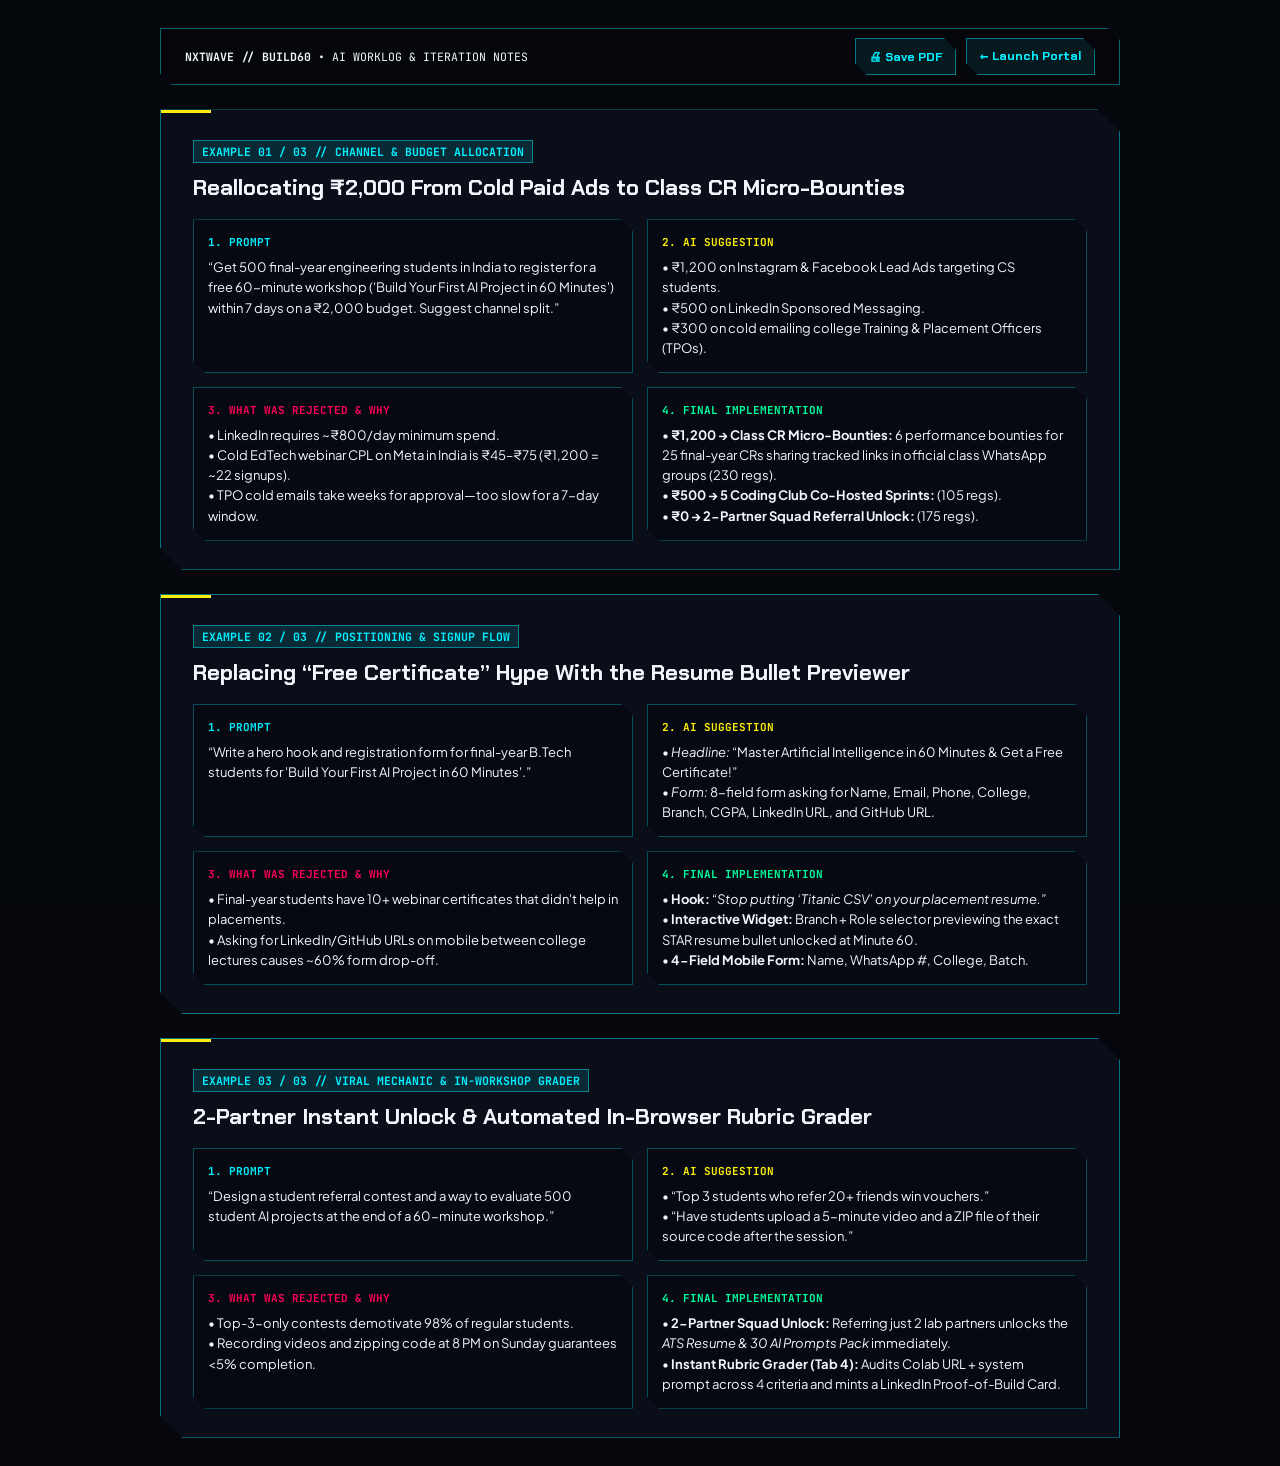
<file: NxtWave_AI_Worklog.html>
<!DOCTYPE html>
<html lang="en">
<head>
  <meta charset="UTF-8" />
  <meta name="viewport" content="width=device-width, initial-scale=1.0" />
  <title>NxtWave // BUILD60 — AI Worklog</title>
  <link rel="stylesheet" href="styles.css" />
  <style>
    body { padding: 28px 16px; }
    .doc-container { max-width: 960px; margin: 0 auto; display: flex; flex-direction: column; gap: 24px; }
    .worklog-card {
      background: var(--bg-panel);
      border: 1.5px solid rgba(0, 240, 255, 0.45);
      clip-path: var(--clip-card);
      padding: 28px 32px;
      position: relative;
    }
    .worklog-card::before {
      content: "";
      position: absolute;
      top: 0;
      left: 0;
      width: 50px;
      height: 3px;
      background: var(--cyber-yellow);
    }
    .step-grid { display: grid; grid-template-columns: 1fr 1fr; gap: 14px; margin-top: 14px; }
    @media (max-width: 780px) { .step-grid { grid-template-columns: 1fr; } }
    .step-box { padding: 14px; font-size: 13px; line-height: 1.55; border: 1px solid rgba(0,240,255,0.3); clip-path: var(--clip-btn); background: rgba(6, 8, 16, 0.8); }
    .box-label { font-family: 'JetBrains Mono', monospace; font-size: 11px; font-weight: 700; text-transform: uppercase; display: block; margin-bottom: 6px; }
  </style>
</head>
<body>

  <canvas id="cyberCanvas"></canvas>
  <div class="scanline-overlay"></div>

  <div class="doc-container">
    <div class="top-hud-bar" style="clip-path:var(--clip-btn); border:1px solid rgba(0,240,255,0.4);">
      <span><strong>NXTWAVE // BUILD60</strong> • AI WORKLOG &amp; ITERATION NOTES</span>
      <div style="display:flex; gap:10px;">
        <button class="btn-secondary" onclick="window.print()">🖨 Save PDF</button>
        <a href="index.html" class="btn-secondary" style="text-decoration:none;">← Launch Portal</a>
      </div>
    </div>

    <!-- EXAMPLE 1 -->
    <section class="worklog-card">
      <span class="code-tag">EXAMPLE 01 / 03 // CHANNEL &amp; BUDGET ALLOCATION</span>
      <h2 style="font-family:'Chakra Petch'; font-size:22px; margin-top:8px;">
        Reallocating ₹2,000 From Cold Paid Ads to Class CR Micro-Bounties
      </h2>
      <div class="step-grid">
        <div class="step-box">
          <span class="box-label" style="color:var(--cyber-cyan);">1. Prompt</span>
          “Get 500 final-year engineering students in India to register for a free 60-minute workshop ('Build Your First AI Project in 60 Minutes') within 7 days on a ₹2,000 budget. Suggest channel split.”
        </div>
        <div class="step-box">
          <span class="box-label" style="color:var(--cyber-yellow);">2. AI Suggestion</span>
          • ₹1,200 on Instagram &amp; Facebook Lead Ads targeting CS students.<br/>
          • ₹500 on LinkedIn Sponsored Messaging.<br/>
          • ₹300 on cold emailing college Training &amp; Placement Officers (TPOs).
        </div>
        <div class="step-box">
          <span class="box-label" style="color:var(--cyber-pink);">3. What Was Rejected &amp; Why</span>
          • LinkedIn requires ~₹800/day minimum spend.<br/>
          • Cold EdTech webinar CPL on Meta in India is ₹45–₹75 (₹1,200 = ~22 signups).<br/>
          • TPO cold emails take weeks for approval—too slow for a 7-day window.
        </div>
        <div class="step-box">
          <span class="box-label" style="color:var(--cyber-green);">4. Final Implementation</span>
          • <strong>₹1,200 → Class CR Micro-Bounties:</strong> 6 performance bounties for 25 final-year CRs sharing tracked links in official class WhatsApp groups (230 regs).<br/>
          • <strong>₹500 → 5 Coding Club Co-Hosted Sprints:</strong> (105 regs).<br/>
          • <strong>₹0 → 2-Partner Squad Referral Unlock:</strong> (175 regs).
        </div>
      </div>
    </section>

    <!-- EXAMPLE 2 -->
    <section class="worklog-card">
      <span class="code-tag">EXAMPLE 02 / 03 // POSITIONING &amp; SIGNUP FLOW</span>
      <h2 style="font-family:'Chakra Petch'; font-size:22px; margin-top:8px;">
        Replacing “Free Certificate” Hype With the Resume Bullet Previewer
      </h2>
      <div class="step-grid">
        <div class="step-box">
          <span class="box-label" style="color:var(--cyber-cyan);">1. Prompt</span>
          “Write a hero hook and registration form for final-year B.Tech students for 'Build Your First AI Project in 60 Minutes'.”
        </div>
        <div class="step-box">
          <span class="box-label" style="color:var(--cyber-yellow);">2. AI Suggestion</span>
          • <em>Headline:</em> “Master Artificial Intelligence in 60 Minutes &amp; Get a Free Certificate!”<br/>
          • <em>Form:</em> 8-field form asking for Name, Email, Phone, College, Branch, CGPA, LinkedIn URL, and GitHub URL.
        </div>
        <div class="step-box">
          <span class="box-label" style="color:var(--cyber-pink);">3. What Was Rejected &amp; Why</span>
          • Final-year students have 10+ webinar certificates that didn't help in placements.<br/>
          • Asking for LinkedIn/GitHub URLs on mobile between college lectures causes ~60% form drop-off.
        </div>
        <div class="step-box">
          <span class="box-label" style="color:var(--cyber-green);">4. Final Implementation</span>
          • <strong>Hook:</strong> <em>“Stop putting ‘Titanic CSV’ on your placement resume.”</em><br/>
          • <strong>Interactive Widget:</strong> Branch + Role selector previewing the exact STAR resume bullet unlocked at Minute 60.<br/>
          • <strong>4-Field Mobile Form:</strong> Name, WhatsApp #, College, Batch.
        </div>
      </div>
    </section>

    <!-- EXAMPLE 3 -->
    <section class="worklog-card">
      <span class="code-tag">EXAMPLE 03 / 03 // VIRAL MECHANIC &amp; IN-WORKSHOP GRADER</span>
      <h2 style="font-family:'Chakra Petch'; font-size:22px; margin-top:8px;">
        2-Partner Instant Unlock &amp; Automated In-Browser Rubric Grader
      </h2>
      <div class="step-grid">
        <div class="step-box">
          <span class="box-label" style="color:var(--cyber-cyan);">1. Prompt</span>
          “Design a student referral contest and a way to evaluate 500 student AI projects at the end of a 60-minute workshop.”
        </div>
        <div class="step-box">
          <span class="box-label" style="color:var(--cyber-yellow);">2. AI Suggestion</span>
          • “Top 3 students who refer 20+ friends win vouchers.”<br/>
          • “Have students upload a 5-minute video and a ZIP file of their source code after the session.”
        </div>
        <div class="step-box">
          <span class="box-label" style="color:var(--cyber-pink);">3. What Was Rejected &amp; Why</span>
          • Top-3-only contests demotivate 98% of regular students.<br/>
          • Recording videos and zipping code at 8 PM on Sunday guarantees &lt;5% completion.
        </div>
        <div class="step-box">
          <span class="box-label" style="color:var(--cyber-green);">4. Final Implementation</span>
          • <strong>2-Partner Squad Unlock:</strong> Referring just 2 lab partners unlocks the <em>ATS Resume &amp; 30 AI Prompts Pack</em> immediately.<br/>
          • <strong>Instant Rubric Grader (Tab 4):</strong> Audits Colab URL + system prompt across 4 criteria and mints a LinkedIn Proof-of-Build Card.
        </div>
      </div>
    </section>
  </div>
</body>
</html>
</file>
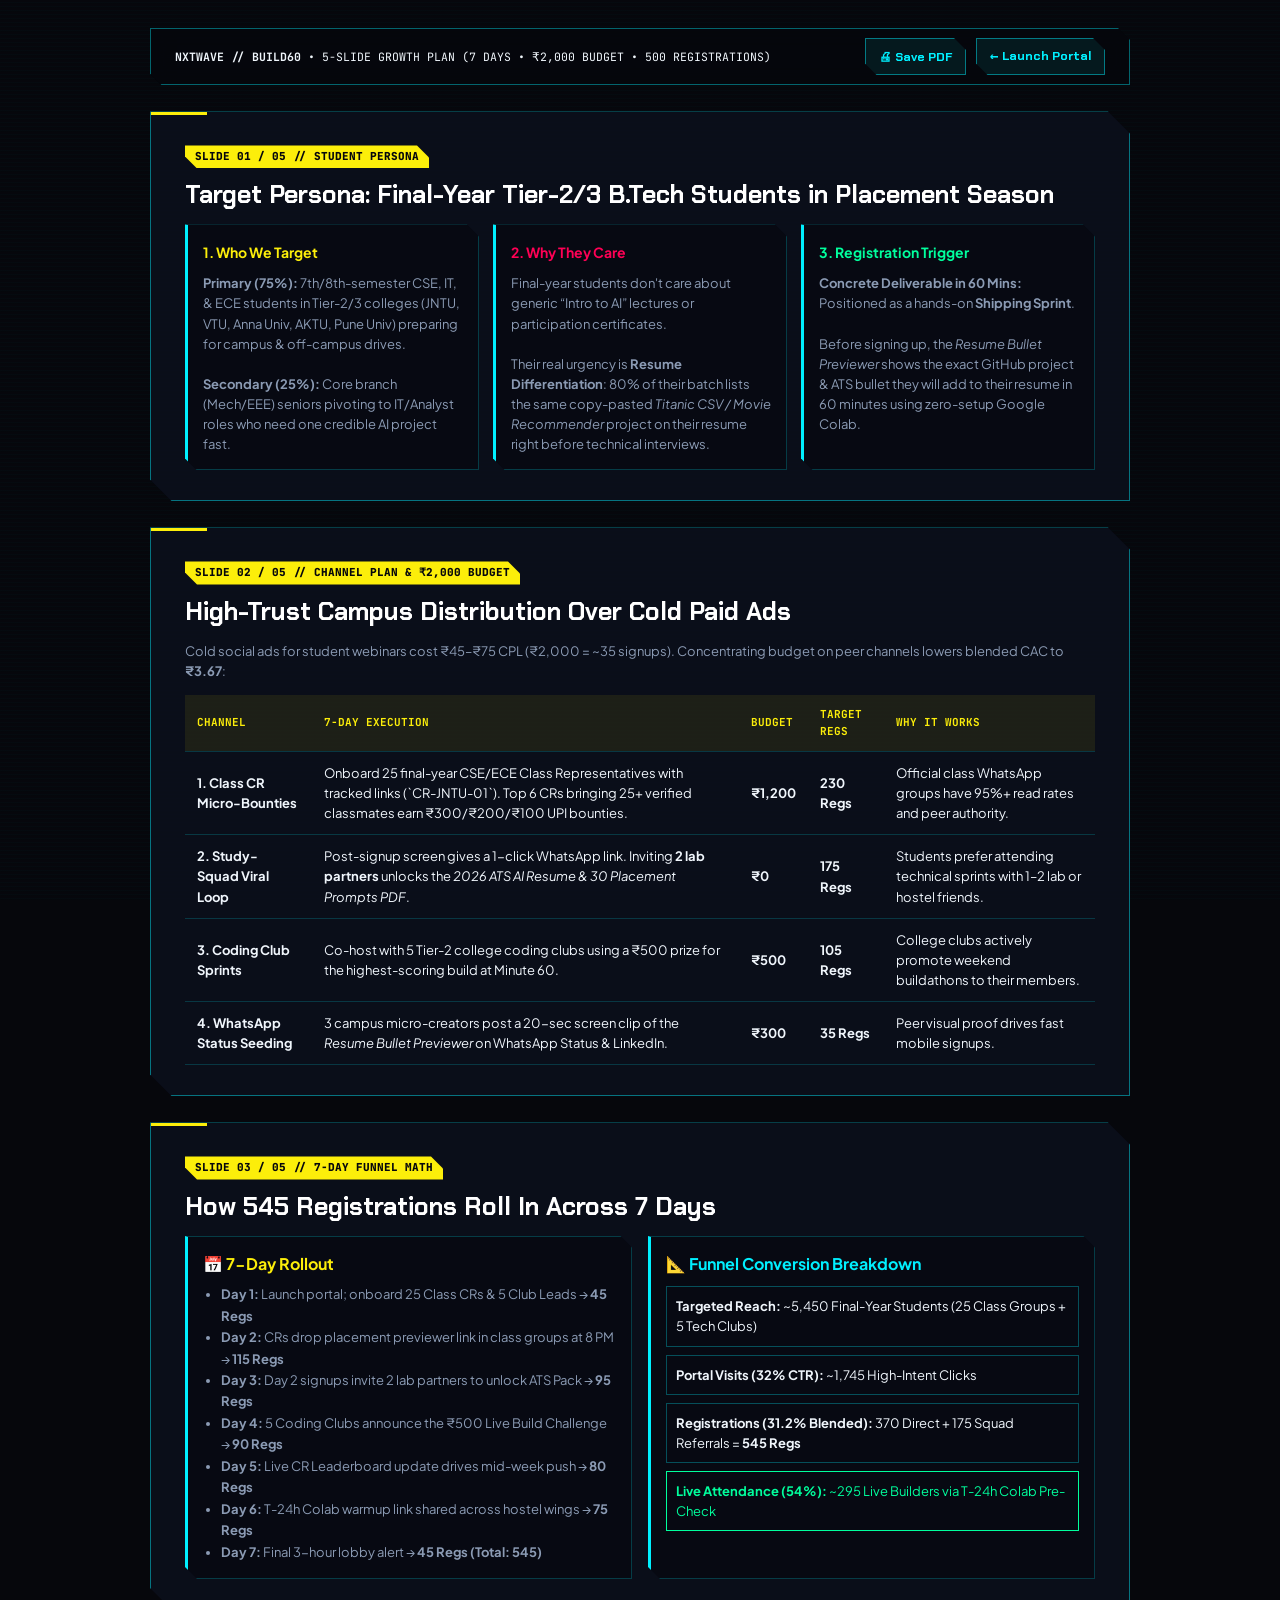
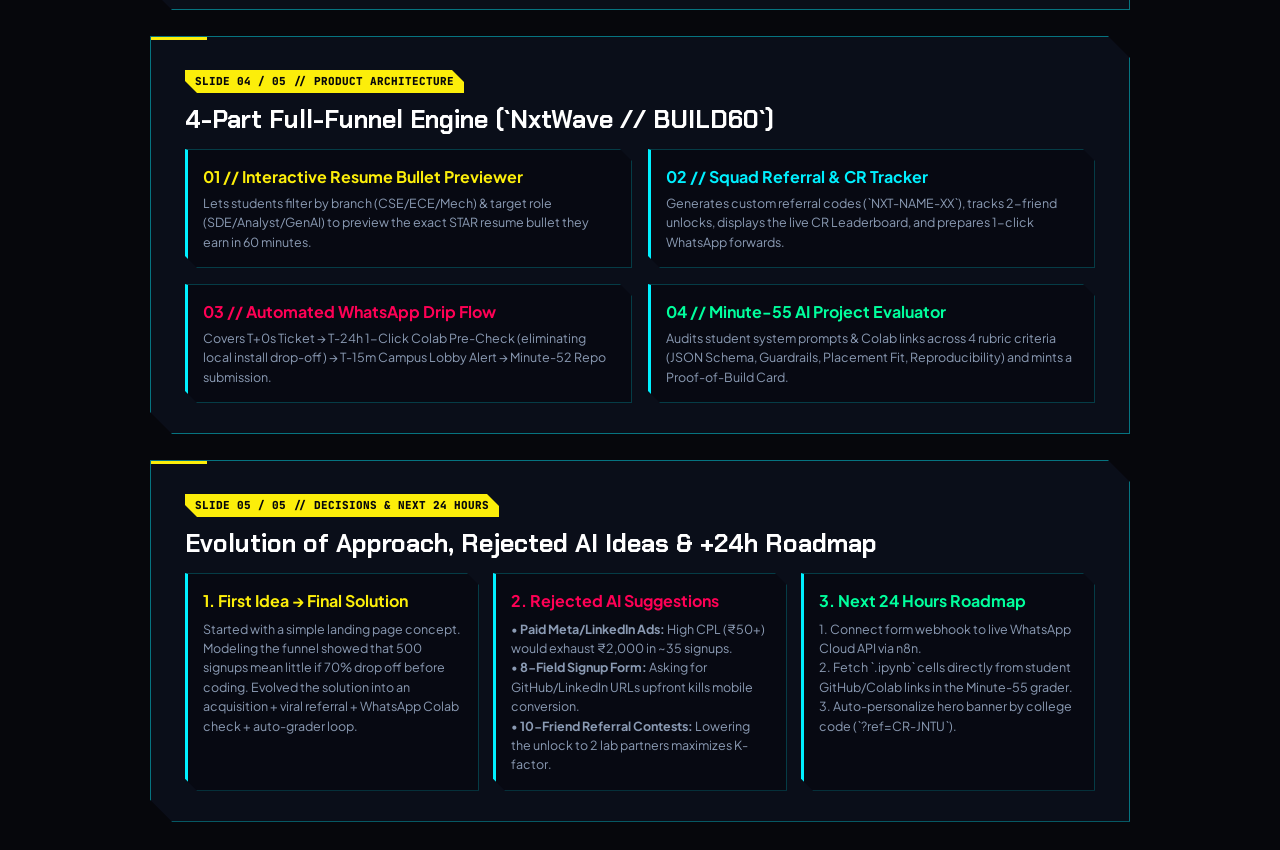
<file: NxtWave_Growth_Plan_5_Slides.html>
<!DOCTYPE html>
<html lang="en">
<head>
  <meta charset="UTF-8" />
  <meta name="viewport" content="width=device-width, initial-scale=1.0" />
  <title>NxtWave // BUILD60 — 5-Slide Campaign Plan</title>
  <link rel="stylesheet" href="styles.css" />
  <style>
    body { padding: 28px 16px; }
    .deck-container { max-width: 980px; margin: 0 auto; display: flex; flex-direction: column; gap: 26px; }
    .slide {
      background: var(--bg-panel);
      border: 1.5px solid rgba(0, 240, 255, 0.45);
      clip-path: var(--clip-card);
      padding: 30px 34px;
      position: relative;
      page-break-after: always;
    }
    .slide::before {
      content: "";
      position: absolute;
      top: 0;
      left: 0;
      width: 56px;
      height: 3px;
      background: var(--cyber-yellow);
    }
    .slide-num {
      font-family: 'JetBrains Mono', monospace;
      font-size: 11px;
      font-weight: 800;
      background: var(--cyber-yellow);
      color: #06070C;
      padding: 3px 10px;
      display: inline-block;
      margin-bottom: 12px;
      clip-path: var(--clip-btn);
    }
    .slide h2 {
      font-family: 'Chakra Petch', sans-serif;
      font-size: 25px;
      line-height: 1.2;
      margin-bottom: 14px;
      color: #FFFFFF;
    }
    .grid-2 { display: grid; grid-template-columns: 1fr 1fr; gap: 16px; }
    .grid-3 { display: grid; grid-template-columns: repeat(3, 1fr); gap: 14px; }
    @media (max-width: 780px) { .grid-2, .grid-3 { grid-template-columns: 1fr; } }
  </style>
</head>
<body>

  <canvas id="cyberCanvas"></canvas>
  <div class="scanline-overlay"></div>

  <div class="deck-container">
    <div class="top-hud-bar" style="clip-path:var(--clip-btn); border:1px solid rgba(0,240,255,0.4);">
      <span><strong>NXTWAVE // BUILD60</strong> • 5-SLIDE GROWTH PLAN (7 DAYS • ₹2,000 BUDGET • 500 REGISTRATIONS)</span>
      <div style="display:flex; gap:10px;">
        <button class="btn-secondary" onclick="window.print()">🖨 Save PDF</button>
        <a href="index.html" class="btn-secondary" style="text-decoration:none;">← Launch Portal</a>
      </div>
    </div>

    <!-- SLIDE 1 -->
    <section class="slide">
      <span class="slide-num">SLIDE 01 / 05 // STUDENT PERSONA</span>
      <h2>Target Persona: Final-Year Tier-2/3 B.Tech Students in Placement Season</h2>
      <div class="grid-3" style="margin-top:14px;">
        <div class="card-subtle">
          <strong style="color:var(--cyber-yellow); font-size:14px;">1. Who We Target</strong>
          <p style="font-size:13px; color:var(--text-muted); margin-top:8px;">
            <strong>Primary (75%):</strong> 7th/8th-semester CSE, IT, &amp; ECE students in Tier-2/3 colleges (JNTU, VTU, Anna Univ, AKTU, Pune Univ) preparing for campus &amp; off-campus drives.<br/><br/>
            <strong>Secondary (25%):</strong> Core branch (Mech/EEE) seniors pivoting to IT/Analyst roles who need one credible AI project fast.
          </p>
        </div>
        <div class="card-subtle">
          <strong style="color:var(--cyber-pink); font-size:14px;">2. Why They Care</strong>
          <p style="font-size:13px; color:var(--text-muted); margin-top:8px;">
            Final-year students don't care about generic “Intro to AI” lectures or participation certificates.<br/><br/>
            Their real urgency is <strong>Resume Differentiation</strong>: 80% of their batch lists the same copy-pasted <em>Titanic CSV / Movie Recommender</em> project on their resume right before technical interviews.
          </p>
        </div>
        <div class="card-subtle">
          <strong style="color:var(--cyber-green); font-size:14px;">3. Registration Trigger</strong>
          <p style="font-size:13px; color:var(--text-muted); margin-top:8px;">
            <strong>Concrete Deliverable in 60 Mins:</strong> Positioned as a hands-on <strong>Shipping Sprint</strong>.<br/><br/>
            Before signing up, the <em>Resume Bullet Previewer</em> shows the exact GitHub project &amp; ATS bullet they will add to their resume in 60 minutes using zero-setup Google Colab.
          </p>
        </div>
      </div>
    </section>

    <!-- SLIDE 2 -->
    <section class="slide">
      <span class="slide-num">SLIDE 02 / 05 // CHANNEL PLAN &amp; ₹2,000 BUDGET</span>
      <h2>High-Trust Campus Distribution Over Cold Paid Ads</h2>
      <p style="font-size:13px; color:var(--text-muted); margin-bottom:14px;">
        Cold social ads for student webinars cost ₹45–₹75 CPL (₹2,000 = ~35 signups). Concentrating budget on peer channels lowers blended CAC to <strong>₹3.67</strong>:
      </p>
      <table class="data-table">
        <thead>
          <tr><th>Channel</th><th>7-Day Execution</th><th>Budget</th><th>Target Regs</th><th>Why It Works</th></tr>
        </thead>
        <tbody>
          <tr>
            <td><strong>1. Class CR Micro-Bounties</strong></td>
            <td>Onboard 25 final-year CSE/ECE Class Representatives with tracked links (`CR-JNTU-01`). Top 6 CRs bringing 25+ verified classmates earn ₹300/₹200/₹100 UPI bounties.</td>
            <td><strong>₹1,200</strong></td>
            <td><strong>230 Regs</strong></td>
            <td>Official class WhatsApp groups have 95%+ read rates and peer authority.</td>
          </tr>
          <tr>
            <td><strong>2. Study-Squad Viral Loop</strong></td>
            <td>Post-signup screen gives a 1-click WhatsApp link. Inviting <strong>2 lab partners</strong> unlocks the <em>2026 ATS AI Resume &amp; 30 Placement Prompts PDF</em>.</td>
            <td><strong>₹0</strong></td>
            <td><strong>175 Regs</strong></td>
            <td>Students prefer attending technical sprints with 1–2 lab or hostel friends.</td>
          </tr>
          <tr>
            <td><strong>3. Coding Club Sprints</strong></td>
            <td>Co-host with 5 Tier-2 college coding clubs using a ₹500 prize for the highest-scoring build at Minute 60.</td>
            <td><strong>₹500</strong></td>
            <td><strong>105 Regs</strong></td>
            <td>College clubs actively promote weekend buildathons to their members.</td>
          </tr>
          <tr>
            <td><strong>4. WhatsApp Status Seeding</strong></td>
            <td>3 campus micro-creators post a 20-sec screen clip of the <em>Resume Bullet Previewer</em> on WhatsApp Status &amp; LinkedIn.</td>
            <td><strong>₹300</strong></td>
            <td><strong>35 Regs</strong></td>
            <td>Peer visual proof drives fast mobile signups.</td>
          </tr>
        </tbody>
      </table>
    </section>

    <!-- SLIDE 3 -->
    <section class="slide">
      <span class="slide-num">SLIDE 03 / 05 // 7-DAY FUNNEL MATH</span>
      <h2>How 545 Registrations Roll In Across 7 Days</h2>
      <div class="grid-2" style="margin-top:12px;">
        <div class="card-subtle">
          <strong style="color:var(--cyber-yellow);">📅 7-Day Rollout</strong>
          <ul style="font-size:13px; color:var(--text-muted); margin-top:8px; padding-left:18px; line-height:1.65;">
            <li><strong>Day 1:</strong> Launch portal; onboard 25 Class CRs &amp; 5 Club Leads → <strong>45 Regs</strong></li>
            <li><strong>Day 2:</strong> CRs drop placement previewer link in class groups at 8 PM → <strong>115 Regs</strong></li>
            <li><strong>Day 3:</strong> Day 2 signups invite 2 lab partners to unlock ATS Pack → <strong>95 Regs</strong></li>
            <li><strong>Day 4:</strong> 5 Coding Clubs announce the ₹500 Live Build Challenge → <strong>90 Regs</strong></li>
            <li><strong>Day 5:</strong> Live CR Leaderboard update drives mid-week push → <strong>80 Regs</strong></li>
            <li><strong>Day 6:</strong> T-24h Colab warmup link shared across hostel wings → <strong>75 Regs</strong></li>
            <li><strong>Day 7:</strong> Final 3-hour lobby alert → <strong>45 Regs (Total: 545)</strong></li>
          </ul>
        </div>
        <div class="card-subtle">
          <strong style="color:var(--cyber-cyan);">📐 Funnel Conversion Breakdown</strong>
          <div style="margin-top:10px; display:flex; flex-direction:column; gap:8px; font-size:13px;">
            <div style="padding:9px; border:1px solid rgba(0,240,255,0.3);"><strong>Targeted Reach:</strong> ~5,450 Final-Year Students (25 Class Groups + 5 Tech Clubs)</div>
            <div style="padding:9px; border:1px solid rgba(0,240,255,0.3);"><strong>Portal Visits (32% CTR):</strong> ~1,745 High-Intent Clicks</div>
            <div style="padding:9px; border:1px solid rgba(0,240,255,0.3);"><strong>Registrations (31.2% Blended):</strong> 370 Direct + 175 Squad Referrals = <strong>545 Regs</strong></div>
            <div style="padding:9px; border:1px solid var(--cyber-green); color:var(--cyber-green);"><strong>Live Attendance (54%):</strong> ~295 Live Builders via T-24h Colab Pre-Check</div>
          </div>
        </div>
      </div>
    </section>

    <!-- SLIDE 4 -->
    <section class="slide">
      <span class="slide-num">SLIDE 04 / 05 // PRODUCT ARCHITECTURE</span>
      <h2>4-Part Full-Funnel Engine (`NxtWave // BUILD60`)</h2>
      <div class="grid-2" style="margin-top:12px;">
        <div class="card-subtle">
          <strong style="color:var(--cyber-yellow);">01 // Interactive Resume Bullet Previewer</strong>
          <p style="font-size:12.5px; color:var(--text-muted); margin-top:4px;">Lets students filter by branch (CSE/ECE/Mech) &amp; target role (SDE/Analyst/GenAI) to preview the exact STAR resume bullet they earn in 60 minutes.</p>
        </div>
        <div class="card-subtle">
          <strong style="color:var(--cyber-cyan);">02 // Squad Referral &amp; CR Tracker</strong>
          <p style="font-size:12.5px; color:var(--text-muted); margin-top:4px;">Generates custom referral codes (`NXT-NAME-XX`), tracks 2-friend unlocks, displays the live CR Leaderboard, and prepares 1-click WhatsApp forwards.</p>
        </div>
        <div class="card-subtle">
          <strong style="color:var(--cyber-pink);">03 // Automated WhatsApp Drip Flow</strong>
          <p style="font-size:12.5px; color:var(--text-muted); margin-top:4px;">Covers T+0s Ticket → T-24h 1-Click Colab Pre-Check (eliminating local install drop-off) → T-15m Campus Lobby Alert → Minute-52 Repo submission.</p>
        </div>
        <div class="card-subtle">
          <strong style="color:var(--cyber-green);">04 // Minute-55 AI Project Evaluator</strong>
          <p style="font-size:12.5px; color:var(--text-muted); margin-top:4px;">Audits student system prompts &amp; Colab links across 4 rubric criteria (JSON Schema, Guardrails, Placement Fit, Reproducibility) and mints a Proof-of-Build Card.</p>
        </div>
      </div>
    </section>

    <!-- SLIDE 5 -->
    <section class="slide">
      <span class="slide-num">SLIDE 05 / 05 // DECISIONS &amp; NEXT 24 HOURS</span>
      <h2>Evolution of Approach, Rejected AI Ideas &amp; +24h Roadmap</h2>
      <div class="grid-3" style="margin-top:12px;">
        <div class="card-subtle">
          <strong style="color:var(--cyber-yellow);">1. First Idea → Final Solution</strong>
          <p style="font-size:12.5px; color:var(--text-muted); margin-top:6px;">
            Started with a simple landing page concept. Modeling the funnel showed that 500 signups mean little if 70% drop off before coding. Evolved the solution into an acquisition + viral referral + WhatsApp Colab check + auto-grader loop.
          </p>
        </div>
        <div class="card-subtle">
          <strong style="color:var(--cyber-pink);">2. Rejected AI Suggestions</strong>
          <p style="font-size:12.5px; color:var(--text-muted); margin-top:6px;">
            • <strong>Paid Meta/LinkedIn Ads:</strong> High CPL (₹50+) would exhaust ₹2,000 in ~35 signups.<br/>
            • <strong>8-Field Signup Form:</strong> Asking for GitHub/LinkedIn URLs upfront kills mobile conversion.<br/>
            • <strong>10-Friend Referral Contests:</strong> Lowering the unlock to 2 lab partners maximizes K-factor.
          </p>
        </div>
        <div class="card-subtle">
          <strong style="color:var(--cyber-green);">3. Next 24 Hours Roadmap</strong>
          <p style="font-size:12.5px; color:var(--text-muted); margin-top:6px;">
            1. Connect form webhook to live WhatsApp Cloud API via n8n.<br/>
            2. Fetch `.ipynb` cells directly from student GitHub/Colab links in the Minute-55 grader.<br/>
            3. Auto-personalize hero banner by college code (`?ref=CR-JNTU`).
          </p>
        </div>
      </div>
    </section>
  </div>
</body>
</html>
</file>
<file: styles.css>
@import url('https://fonts.googleapis.com/css2?family=Chakra+Petch:ital,wght@0,500;0,600;0,700;1,600&family=JetBrains+Mono:wght@400;500;700&family=Orbitron:wght@600;700;800;900&family=Plus+Jakarta+Sans:wght@400;500;600;700&display=swap');

:root {
  --bg-void: #06070C;
  --bg-panel: rgba(12, 16, 28, 0.86);
  --bg-panel-solid: #0D111E;
  --cyber-yellow: #FCEE0A;
  --cyber-cyan: #00F0FF;
  --cyber-pink: #FF0055;
  --cyber-green: #00FF9D;
  --cyber-purple: #9D4EDD;
  --text-main: #F0F6FC;
  --text-muted: #8B9BB4;
  --clip-card: polygon(0 0, calc(100% - 22px) 0, 100% 22px, 100% 100%, 22px 100%, 0 calc(100% - 22px));
  --clip-btn: polygon(0 0, calc(100% - 12px) 0, 100% 12px, 100% 100%, 12px 100%, 0 calc(100% - 12px));
}

* {
  box-sizing: border-box;
  margin: 0;
  padding: 0;
}

body {
  background-color: var(--bg-void);
  color: var(--text-main);
  font-family: 'Plus Jakarta Sans', sans-serif;
  line-height: 1.55;
  overflow-x: hidden;
  min-height: 100vh;
}

/* Interactive Cyberpunk Background Canvas */
#cyberCanvas {
  position: fixed;
  top: 0;
  left: 0;
  width: 100vw;
  height: 100vh;
  z-index: -2;
  pointer-events: none;
}

/* Subtle CRT / Anime Scanline Overlay */
.scanline-overlay {
  position: fixed;
  inset: 0;
  background: linear-gradient(
    to bottom,
    rgba(255,255,255,0),
    rgba(255,255,255,0) 50%,
    rgba(0, 240, 255, 0.025) 50%,
    rgba(0, 0, 0, 0.15)
  );
  background-size: 100% 4px;
  z-index: -1;
  pointer-events: none;
}

/* Moving Laser Scan Bar */
.laser-line {
  position: fixed;
  top: -10%;
  left: 0;
  width: 100%;
  height: 2px;
  background: linear-gradient(90deg, transparent, var(--cyber-cyan), var(--cyber-yellow), transparent);
  box-shadow: 0 0 18px var(--cyber-cyan);
  opacity: 0.35;
  z-index: -1;
  animation: laserSweep 9s linear infinite;
  pointer-events: none;
}

@keyframes laserSweep {
  0% { top: -5%; }
  100% { top: 105%; }
}

/* Top Edgerunner Telemetry Bar */
.top-hud-bar {
  background: rgba(6, 7, 12, 0.92);
  border-bottom: 1px solid rgba(0, 240, 255, 0.35);
  padding: 9px 24px;
  display: flex;
  justify-content: space-between;
  align-items: center;
  flex-wrap: wrap;
  gap: 10px;
  font-family: 'JetBrains Mono', monospace;
  font-size: 11.5px;
  backdrop-filter: blur(10px);
}

.hud-tag {
  background: var(--cyber-yellow);
  color: #06070C;
  font-weight: 800;
  padding: 2px 8px;
  clip-path: polygon(0 0, calc(100% - 6px) 0, 100% 6px, 100% 100%, 0 100%);
  margin-right: 8px;
}

.top-hud-links {
  display: flex;
  gap: 10px;
}

.top-hud-links a {
  color: var(--cyber-cyan);
  text-decoration: none;
  border: 1px solid rgba(0, 240, 255, 0.4);
  padding: 4px 12px;
  clip-path: var(--clip-btn);
  background: rgba(0, 240, 255, 0.06);
  transition: all 0.2s ease;
}

.top-hud-links a:hover {
  background: var(--cyber-cyan);
  color: #06070C;
  box-shadow: 0 0 15px rgba(0, 240, 255, 0.6);
}

/* Header Navigation */
.navbar {
  max-width: 1200px;
  margin: 22px auto 0;
  padding: 0 20px;
  display: flex;
  justify-content: space-between;
  align-items: center;
  flex-wrap: wrap;
  gap: 16px;
}

.brand {
  display: flex;
  align-items: center;
  gap: 14px;
}

.brand-logo {
  width: 44px;
  height: 44px;
  background: var(--cyber-yellow);
  color: #06070C;
  clip-path: var(--clip-btn);
  display: flex;
  align-items: center;
  justify-content: center;
  font-family: 'Orbitron', sans-serif;
  font-weight: 900;
  font-size: 18px;
  box-shadow: 0 0 18px rgba(252, 238, 10, 0.45);
}

.brand-text h1 {
  font-family: 'Orbitron', sans-serif;
  font-size: 20px;
  font-weight: 800;
  letter-spacing: 0.05em;
  text-transform: uppercase;
  color: #FFFFFF;
  text-shadow: 0 0 10px rgba(0, 240, 255, 0.45);
}

.brand-text span {
  font-family: 'JetBrains Mono', monospace;
  font-size: 11px;
  color: var(--cyber-cyan);
}

/* Cyberpunk Module Tabs */
.module-tabs {
  display: flex;
  gap: 8px;
  flex-wrap: wrap;
}

.tab-btn {
  background: rgba(13, 17, 30, 0.85);
  border: 1px solid rgba(0, 240, 255, 0.35);
  color: var(--text-muted);
  padding: 9px 15px;
  font-family: 'Chakra Petch', sans-serif;
  font-weight: 700;
  font-size: 13px;
  text-transform: uppercase;
  letter-spacing: 0.04em;
  cursor: pointer;
  clip-path: var(--clip-btn);
  transition: all 0.2s cubic-bezier(0.16, 1, 0.3, 1);
  display: flex;
  align-items: center;
  gap: 7px;
}

.tab-btn:hover {
  color: #FFFFFF;
  border-color: var(--cyber-cyan);
  transform: translateY(-2px);
  box-shadow: 0 4px 14px rgba(0, 240, 255, 0.22);
}

.tab-btn.active {
  background: var(--cyber-yellow);
  color: #06070C;
  border-color: var(--cyber-yellow);
  box-shadow: 0 0 20px rgba(252, 238, 10, 0.45);
}

.tab-step {
  font-family: 'JetBrains Mono', monospace;
  font-size: 10.5px;
  background: rgba(0, 240, 255, 0.18);
  color: var(--cyber-cyan);
  padding: 1px 5px;
}

.tab-btn.active .tab-step {
  background: #06070C;
  color: var(--cyber-yellow);
}

/* Container & Smooth Tab Entry Animation */
.container {
  max-width: 1200px;
  margin: 26px auto 64px;
  padding: 0 20px;
}

.tab-panel {
  display: none;
}

.tab-panel.active {
  display: block;
  animation: cyberBoot 0.38s cubic-bezier(0.16, 1, 0.3, 1) forwards;
}

@keyframes cyberBoot {
  0% {
    opacity: 0;
    transform: translateY(12px) scale(0.99);
    filter: hue-rotate(45deg) brightness(1.4);
  }
  60% {
    filter: hue-rotate(0deg) brightness(1.05);
  }
  100% {
    opacity: 1;
    transform: translateY(0) scale(1);
    filter: none;
  }
}

.hero-grid {
  display: grid;
  grid-template-columns: 1.2fr 0.9fr;
  gap: 24px;
  align-items: start;
}

@media (max-width: 960px) {
  .hero-grid { grid-template-columns: 1fr; }
}

/* Chamfered Cyberpunk HUD Cards */
.card {
  background: var(--bg-panel);
  border: 1px solid rgba(0, 240, 255, 0.35);
  clip-path: var(--clip-card);
  padding: 28px;
  position: relative;
  backdrop-filter: blur(14px);
  box-shadow: 0 10px 35px rgba(0, 0, 0, 0.6), inset 0 0 22px rgba(0, 240, 255, 0.04);
  transition: border-color 0.25s ease, box-shadow 0.25s ease;
}

.card:hover {
  border-color: rgba(0, 240, 255, 0.7);
  box-shadow: 0 12px 40px rgba(0, 240, 255, 0.12), inset 0 0 25px rgba(0, 240, 255, 0.07);
}

/* Glowing Yellow Corner Accent on Cards */
.card::before {
  content: "";
  position: absolute;
  top: 0;
  left: 0;
  width: 48px;
  height: 3px;
  background: var(--cyber-yellow);
  box-shadow: 0 0 10px var(--cyber-yellow);
}

.card-subtle {
  background: rgba(6, 8, 16, 0.75);
  border: 1px solid rgba(0, 240, 255, 0.22);
  border-left: 3px solid var(--cyber-cyan);
  padding: 15px;
  clip-path: var(--clip-btn);
}

/* Eyebrow & Glitch Headings */
.eyebrow {
  display: inline-flex;
  align-items: center;
  gap: 8px;
  background: rgba(0, 240, 255, 0.1);
  border: 1px solid var(--cyber-cyan);
  color: var(--cyber-cyan);
  padding: 4px 12px;
  font-family: 'JetBrains Mono', monospace;
  font-size: 11px;
  font-weight: 700;
  letter-spacing: 0.06em;
  text-transform: uppercase;
  margin-bottom: 16px;
  clip-path: var(--clip-btn);
}

.live-dot {
  width: 8px;
  height: 8px;
  background: var(--cyber-green);
  border-radius: 50%;
  box-shadow: 0 0 10px var(--cyber-green);
  animation: pulseDot 1.4s infinite alternate;
}

@keyframes pulseDot {
  from { opacity: 0.4; transform: scale(0.85); }
  to { opacity: 1; transform: scale(1.2); }
}

.hero-title {
  font-family: 'Chakra Petch', sans-serif;
  font-size: clamp(28px, 3.6vw, 40px);
  line-height: 1.12;
  font-weight: 700;
  margin-bottom: 14px;
  color: #FFFFFF;
}

.hero-title .serif-italic {
  color: var(--cyber-yellow);
  text-shadow: 2px 0px var(--cyber-pink), -2px 0px var(--cyber-cyan);
  font-style: italic;
}

.hero-subtitle {
  font-size: 15px;
  color: var(--text-muted);
  margin-bottom: 20px;
}

/* Interactive Resume Bullet Previewer HUD */
.previewer-box {
  background: rgba(5, 7, 14, 0.92);
  border: 1px solid var(--cyber-yellow);
  clip-path: var(--clip-btn);
  padding: 18px;
  margin: 18px 0;
  box-shadow: 0 0 24px rgba(252, 238, 10, 0.12);
}

.previewer-header {
  display: flex;
  justify-content: space-between;
  align-items: center;
  margin-bottom: 12px;
  font-family: 'JetBrains Mono', monospace;
  font-size: 11px;
  color: var(--cyber-yellow);
}

.selector-row {
  display: grid;
  grid-template-columns: 1fr 1fr;
  gap: 10px;
  margin-bottom: 12px;
}

.selector-row select {
  background: #0F1526;
  color: var(--cyber-cyan);
  border: 1px solid rgba(0, 240, 255, 0.45);
  padding: 9px 12px;
  font-family: 'Chakra Petch', sans-serif;
  font-size: 13px;
  font-weight: 600;
  cursor: pointer;
  clip-path: var(--clip-btn);
}

.resume-output {
  background: rgba(0, 255, 157, 0.06);
  border-left: 3px solid var(--cyber-green);
  padding: 12px 14px;
  font-size: 13px;
  color: #E2F1FF;
  font-family: 'JetBrains Mono', monospace;
}

.resume-output strong {
  color: var(--cyber-green);
  font-size: 11px;
  display: block;
  margin-bottom: 4px;
}

/* Stats Strip */
.stats-strip {
  display: grid;
  grid-template-columns: repeat(3, 1fr);
  gap: 12px;
  margin-top: 18px;
}

.stat-item {
  background: rgba(0, 240, 255, 0.05);
  border: 1px solid rgba(0, 240, 255, 0.3);
  padding: 12px;
  text-align: center;
  clip-path: var(--clip-btn);
}

.stat-value {
  font-family: 'Orbitron', sans-serif;
  font-size: 20px;
  font-weight: 800;
  color: var(--cyber-yellow);
  text-shadow: 0 0 10px rgba(252, 238, 10, 0.35);
}

.stat-label {
  font-size: 11px;
  color: var(--text-muted);
  font-family: 'JetBrains Mono', monospace;
  margin-top: 2px;
}

/* Inputs & Cyberpunk Buttons */
.form-group {
  margin-bottom: 13px;
}

.form-group label {
  display: block;
  font-family: 'Chakra Petch', sans-serif;
  font-size: 12.5px;
  font-weight: 700;
  text-transform: uppercase;
  letter-spacing: 0.04em;
  margin-bottom: 5px;
  color: var(--cyber-cyan);
}

.form-input, .form-select, .form-textarea {
  width: 100%;
  padding: 11px 13px;
  background: rgba(6, 9, 18, 0.9);
  border: 1px solid rgba(0, 240, 255, 0.4);
  color: #FFFFFF;
  font-family: 'Plus Jakarta Sans', sans-serif;
  font-size: 13.5px;
  clip-path: var(--clip-btn);
  transition: all 0.2s ease;
}

.form-input:focus, .form-select:focus, .form-textarea:focus {
  outline: none;
  border-color: var(--cyber-yellow);
  box-shadow: 0 0 15px rgba(252, 238, 10, 0.3);
}

.btn-primary {
  width: 100%;
  padding: 14px 18px;
  background: var(--cyber-yellow);
  color: #06070C;
  border: none;
  clip-path: var(--clip-btn);
  font-family: 'Orbitron', sans-serif;
  font-size: 13.5px;
  font-weight: 800;
  text-transform: uppercase;
  letter-spacing: 0.06em;
  cursor: pointer;
  box-shadow: 0 0 22px rgba(252, 238, 10, 0.4);
  transition: all 0.18s ease;
  position: relative;
}

.btn-primary:hover {
  background: var(--cyber-cyan);
  color: #06070C;
  box-shadow: 0 0 28px rgba(0, 240, 255, 0.7);
  transform: translateY(-2px);
}

.btn-secondary {
  padding: 8px 13px;
  background: rgba(0, 240, 255, 0.08);
  color: var(--cyber-cyan);
  border: 1px solid rgba(0, 240, 255, 0.45);
  clip-path: var(--clip-btn);
  font-family: 'Chakra Petch', sans-serif;
  font-size: 12.5px;
  font-weight: 700;
  cursor: pointer;
  transition: all 0.18s ease;
}

.btn-secondary:hover {
  background: var(--cyber-cyan);
  color: #06070C;
  box-shadow: 0 0 14px rgba(0, 240, 255, 0.5);
}

.btn-whatsapp {
  background: var(--cyber-green);
  color: #06070C;
  border: none;
  padding: 11px 16px;
  clip-path: var(--clip-btn);
  font-family: 'Chakra Petch', sans-serif;
  font-weight: 800;
  font-size: 13.5px;
  cursor: pointer;
  box-shadow: 0 0 16px rgba(0, 255, 157, 0.4);
}

/* Progress Bars */
.progress-track {
  width: 100%;
  height: 12px;
  background: rgba(255, 255, 255, 0.07);
  border: 1px solid rgba(0, 240, 255, 0.4);
  clip-path: var(--clip-btn);
  overflow: hidden;
  margin: 10px 0;
}

.progress-fill {
  height: 100%;
  background: linear-gradient(90deg, var(--cyber-cyan), var(--cyber-yellow), var(--cyber-green));
  box-shadow: 0 0 14px var(--cyber-cyan);
  transition: width 0.45s cubic-bezier(0.16, 1, 0.3, 1);
}

/* Cyberpunk Comms Terminal (WhatsApp Bot Flow) */
.wa-phone {
  background: #080C16;
  border: 1.5px solid var(--cyber-cyan);
  clip-path: var(--clip-card);
  overflow: hidden;
  box-shadow: 0 0 30px rgba(0, 240, 255, 0.18);
  display: flex;
  flex-direction: column;
  height: 500px;
}

.wa-header {
  background: linear-gradient(90deg, #0D1B2A, #1B263B);
  border-bottom: 1px solid var(--cyber-cyan);
  color: #FFFFFF;
  padding: 12px 16px;
  display: flex;
  align-items: center;
  justify-content: space-between;
}

.wa-header-left {
  display: flex;
  align-items: center;
  gap: 10px;
}

.wa-avatar {
  width: 34px;
  height: 34px;
  clip-path: var(--clip-btn);
  background: var(--cyber-green);
  color: #06070C;
  font-family: 'Orbitron', sans-serif;
  font-weight: 900;
  display: flex;
  align-items: center;
  justify-content: center;
  font-size: 13px;
}

.wa-messages {
  flex: 1;
  padding: 16px;
  overflow-y: auto;
  display: flex;
  flex-direction: column;
  gap: 10px;
}

.wa-bubble {
  max-width: 84%;
  padding: 10px 14px;
  font-size: 13px;
  line-height: 1.45;
  clip-path: var(--clip-btn);
  animation: cyberBoot 0.25s ease forwards;
}

.wa-bubble.bot {
  background: rgba(0, 240, 255, 0.1);
  border: 1px solid rgba(0, 240, 255, 0.4);
  color: #E6F4FF;
  align-self: flex-start;
}

.wa-bubble.user {
  background: rgba(0, 255, 157, 0.15);
  border: 1px solid var(--cyber-green);
  color: #FFFFFF;
  align-self: flex-end;
}

.wa-time {
  display: block;
  font-family: 'JetBrains Mono', monospace;
  font-size: 10px;
  color: var(--cyber-yellow);
  text-align: right;
  margin-top: 4px;
}

.wa-controls {
  background: #0B101E;
  padding: 10px;
  border-top: 1px solid rgba(0, 240, 255, 0.3);
  display: flex;
  gap: 6px;
  flex-wrap: wrap;
}

/* Data Tables */
.data-table {
  width: 100%;
  border-collapse: collapse;
  font-size: 13px;
}

.data-table th, .data-table td {
  padding: 11px 12px;
  border-bottom: 1px solid rgba(0, 240, 255, 0.18);
  text-align: left;
}

.data-table th {
  font-family: 'JetBrains Mono', monospace;
  font-size: 11px;
  text-transform: uppercase;
  color: var(--cyber-yellow);
  background: rgba(252, 238, 10, 0.08);
}

.code-tag {
  font-family: 'JetBrains Mono', monospace;
  font-size: 11.5px;
  background: rgba(0, 240, 255, 0.12);
  color: var(--cyber-cyan);
  padding: 3px 8px;
  border: 1px solid rgba(0, 240, 255, 0.45);
  font-weight: 700;
}

.rubric-bar { margin-bottom: 12px; }
.rubric-bar-top {
  display: flex;
  justify-content: space-between;
  font-family: 'Chakra Petch', sans-serif;
  font-size: 12.5px;
  font-weight: 700;
  margin-bottom: 4px;
}

.cert-card {
  background: linear-gradient(135deg, rgba(0, 240, 255, 0.14) 0%, rgba(157, 78, 221, 0.18) 100%);
  border: 1.5px solid var(--cyber-yellow);
  clip-path: var(--clip-card);
  padding: 20px;
  margin-top: 16px;
  box-shadow: 0 0 25px rgba(252, 238, 10, 0.15);
}
</file>
